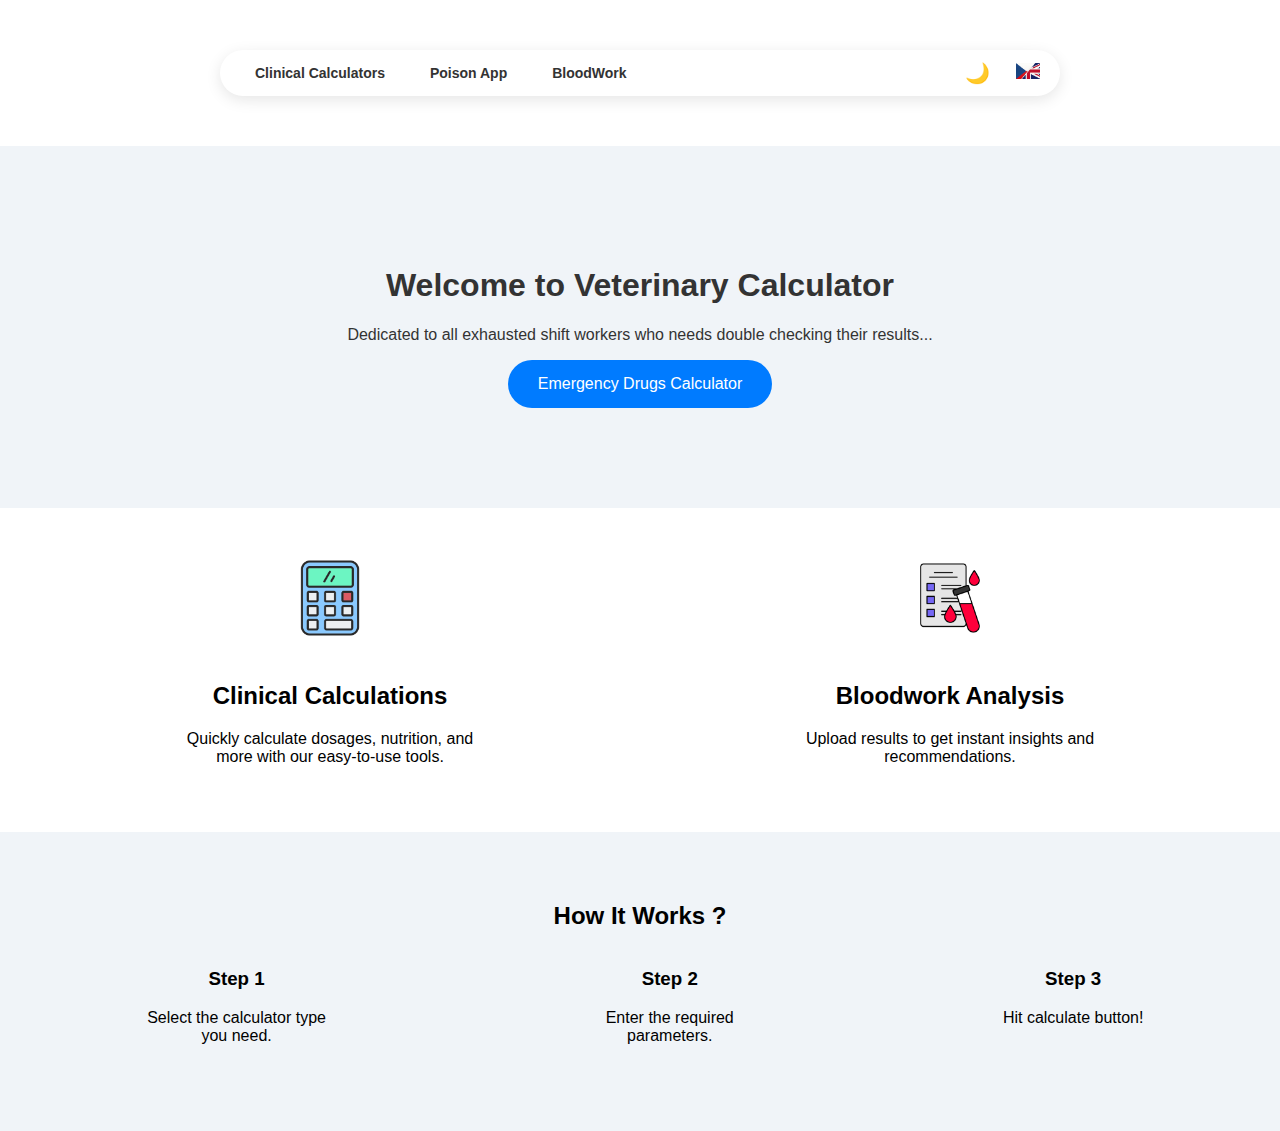
<file: Index.html>
<!DOCTYPE html>
<html lang="cs">
<head>
    <meta charset="UTF-8">
    <meta name="viewport" content="width=device-width, initial-scale=1.0">
    <title>Veterinární Kalkulačka</title>
    <link rel="stylesheet" href="style.css">
</head>
<body>
    <!-- Navigation Bar -->
    <nav class="navbar">
        <!-- Navbar Left Section -->
        <div class="navbar-left">
            <!-- Dropdown for Clinical Calculations -->
            <div class="dropdown">
                <button class="dropbtn" onclick="toggleDropdown('clinicalDropdown')">Clinical Calculators</button>
                <div class="dropdown-content" id="clinicalDropdown">
                    <a href="potassium_correction.html">Potassium Correction</a>
                    <a href="reticulocyte_index.html">Reticulocyte Index</a>
                    <a href="nutrition.html" onclick="nutritionRER()">Nutrition RER</a>
                    <a href="norepinefrine.html" onclick="norepinephrineCRI()">Norepinefrine CRI</a>
                    <a href="GeneralCRI.html" onclick="generalCRI()">General CRI</a>
                    <a href="Hypernatremia.html" onclick="hypernatremiaCorrection()">Hypernatremia Correction</a>
                    <a href="#" onclick="transfusionCalculation()">Transfusion</a>
                    <a href="#" onclick="infusionTherapy()">Fluid Therapy</a>
                    <a href="#" onclick="pillsCalculator()">Pills Counter</a>
                </div>
            </div>

            <!-- Button for Poison Calculator -->
            <button class="navbar-button" onclick="poisonCalculator()">Poison App</button>

            <!-- Button for Bloodwork Analysis -->
            <button class="navbar-button" onclick="bloodworkAnalysis()">BloodWork</button>
        </div>

        <!-- Navbar Right Section -->
        <div class="navbar-right">
            <!-- Dark Mode Toggle (moon symbol) -->
            <button id="dark-mode-toggle" onclick="toggleDarkMode()">🌙</button>

            <!-- Language Switcher -->
            <div class="language-switcher">
                <a href="#" onclick="switchToEnglish()">
                    <img src="flag-icon.png" alt="Switch to English" title="Switch to English">
                </a>
            </div>
        </div>
    </nav>

    <!-- Hero Section -->
<section class="hero">
    <div class="hero-content">
        <h1>Welcome to Veterinary Calculator</h1>
        <p>Dedicated to all exhausted shift workers who needs double checking their results...</p>
        <!-- Update the button's onclick to call the emergencyDrugCalculator function -->
        <button class="cta-button" onclick="emergencyDrugCalculator()">Emergency Drugs Calculator</button>
    </div>
</section>

    <!-- Features Section -->
    <section class="features">
        <div class="feature">
            <img src="calc-icon.png" alt="Calculator Icon">
            <h2>Clinical Calculations</h2>
            <p>Quickly calculate dosages, nutrition, and more with our easy-to-use tools.</p>
        </div>
        <div class="feature">
            <img src="bloodwork-icon.png" alt="Bloodwork Analysis Icon">
            <h2>Bloodwork Analysis</h2>
            <p>Upload results to get instant insights and recommendations.</p>
        </div>
        <!-- Add more features as needed -->
    </section>

    <!-- How It Works Section -->
    <section class="how-it-works">
        <h2>How It Works ?</h2>
        <div class="steps">
            <div class="step">
                <h3>Step 1</h3>
                <p>Select the calculator type you need.</p>
            </div>
            <div class="step">
                <h3>Step 2</h3>
                <p>Enter the required parameters.</p>
            </div>
            <div class="step">
                <h3>Step 3</h3>
                <p>Hit calculate button!</p>
            </div>
            <!-- Add more steps as needed -->
        </div>
    </section>

    <!-- Link to external JavaScript file -->
    <script src="script.js"></script>
</body>
</html>
</file>
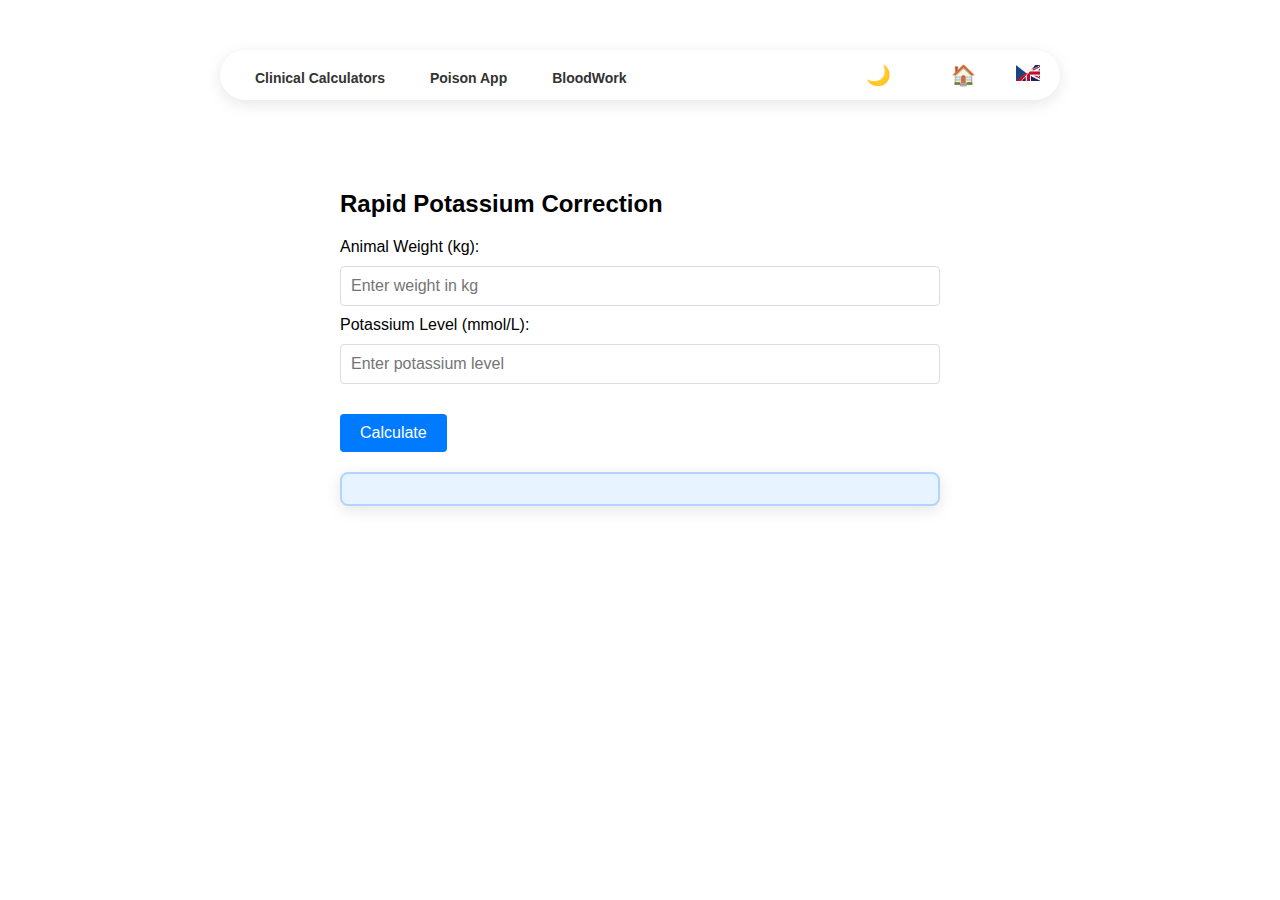
<file: calculator1.html>
<!DOCTYPE html>
<html lang="cs">
<head>
    <meta charset="UTF-8">
    <meta name="viewport" content="width=device-width, initial-scale=1.0">
    <title>Veterinární Kalkulačka</title>
    <link rel="stylesheet" href="calculator1.css">
</head>
<body>
    <!-- Navigation Bar -->
    <nav class="navbar">
        <!-- Navbar Left Section -->
        <div class="navbar-left">
            <!-- Dropdown for Clinical Calculations -->
            <div class="dropdown">
                <button class="dropbtn" onclick="toggleDropdown('clinicalDropdown')">Clinical Calculators</button>
                <div class="dropdown-content" id="clinicalDropdown">
                    <a href="potassium_correction.html">Potassium Correction</a>
                    <a href="reticulocyte_index.html">Reticulocyte Index</a>
                    <a href="nutrition.html" onclick="nutritionRER()">Nutrition RER</a>
                    <a href="norepinefrine.html" onclick="norepinephrineCRI()">Norepinefrine CRI</a>
                    <a href="#" onclick="generalCRI()">General CRI</a>
                    <a href="#" onclick="hypernatremiaCorrection()">Hypernatremia Correction</a>
                    <a href="#" onclick="transfusionCalculation()">Transfusion</a>
                    <a href="#" onclick="infusionTherapy()">Fluid Therapy</a>
                    <a href="#" onclick="pillsCalculator()">Pills Counter</a>
                    <a href="emergency_calculator.html" onclick="emergency_calculator()">Emergency Calculator</a>
                </div>
            </div>

            <!-- Button for Poison Calculator -->
            <button class="navbar-button" onclick="poisonCalculator()">Poison App</button>

            <!-- Button for Bloodwork Analysis -->
            <button class="navbar-button" onclick="bloodworkAnalysis()">BloodWork</button>
        </div>

        <!-- Navbar Right Section -->
        <div class="navbar-right">
            <!-- Dark Mode Toggle (moon symbol) -->
            <button id="dark-mode-toggle" onclick="toggleDarkMode()">🌙</button>

             <!-- Home Button (House Icon) -->
            <button id="home-button" onclick="window.location.href='index.html'" title="Home">
                🏠
            </button>

            <!-- Language Switcher -->
            <div class="language-switcher">
                <a href="#" onclick="switchToEnglish()">
                    <img src="flag-icon.png" alt="Switch to English" title="Switch to English">
                </a>
            </div>
        </div>
    </nav>
    <main id="calculator-container">
        <!-- Potassium Correction Calculator Section -->
        <div id="potassium-correction" class="calculator-section">
            <h2>Rapid Potassium Correction</h2>
            <label for="animal-weight">Animal Weight (kg):</label>
            <input type="number" id="animal-weight" placeholder="Enter weight in kg" min="0" max="100">

            <label for="potassium-level">Potassium Level (mmol/L):</label>
            <input type="number" id="potassium-level" placeholder="Enter potassium level" min="0" max="5">

            <button onclick="calculatePotassiumCorrection()">Calculate</button>
            <div id="potassium-results"></div>
        </div>
    </main>
    <!-- Modal for Alerts -->
    <div id="alert-modal" class="modal">
        <div class="modal-content">
            <span class="close-button" onclick="closeModal('alert-modal')">&times;</span>
            <p id="alert-message"></p>
        </div>
    </div>

    <!-- Modal for Funny Dog Image -->
    <div id="dog-modal" class="modal">
        <div class="modal-content">
            <span class="close-button" onclick="closeModal('dog-modal')">&times;</span>
            <img src="dogknows.jpg" alt="The Dog Knows">
        </div>
    </div>
    
<script src="calculator1.js"></script>
</body>
</html>
</file>
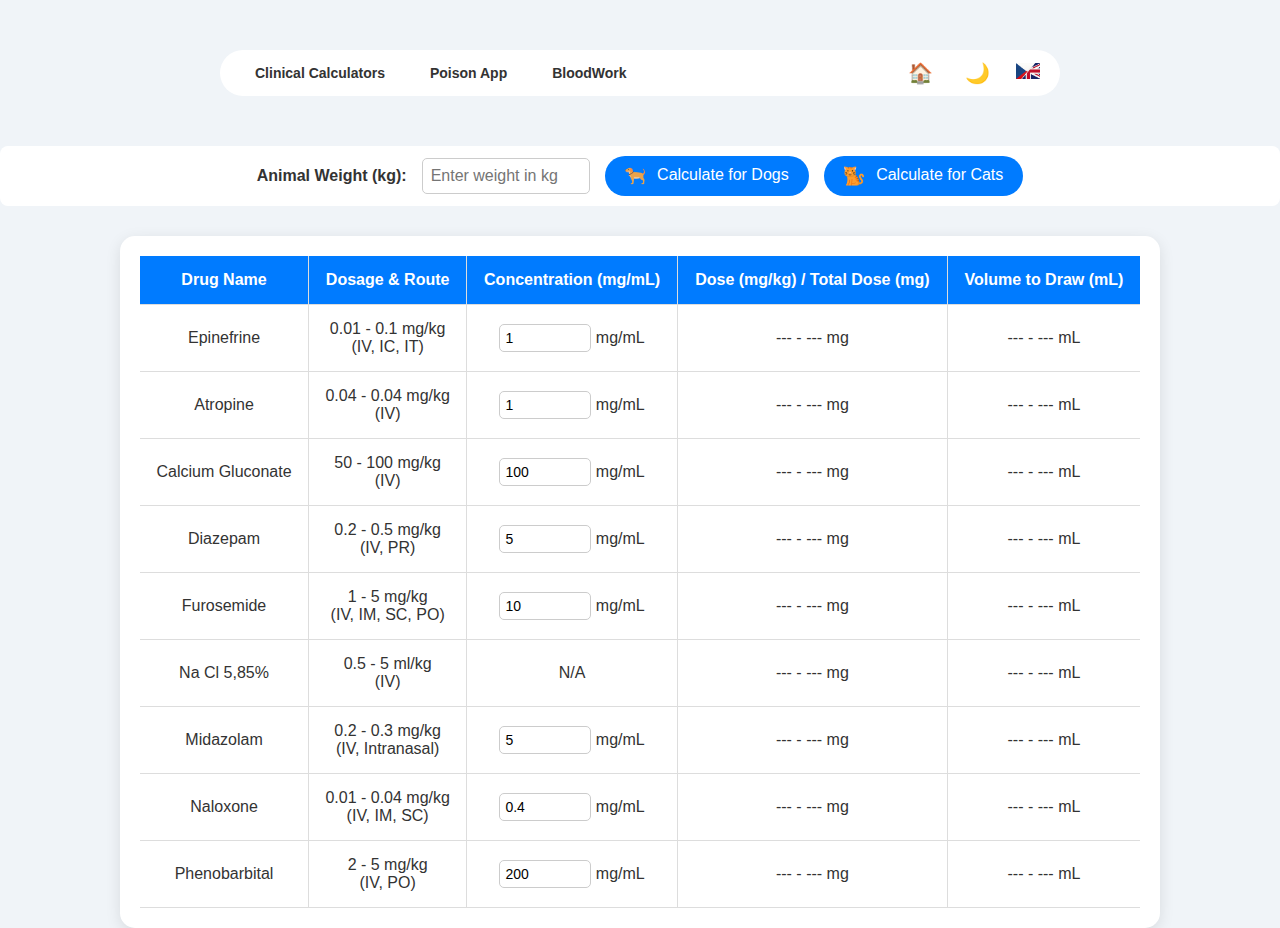
<file: emergency_calculator.html>
<!DOCTYPE html>
<html lang="cs">
<head>
    <meta charset="UTF-8">
    <meta name="viewport" content="width=device-width, initial-scale=1.0">
    <title>Emergency Drug Calculator</title>
    <link rel="stylesheet" href="emergency_calculator.css">
</head>
<body>
    <!-- Navigation Bar -->
    <nav class="navbar">
        <!-- Navbar Left Section -->
        <div class="navbar-left">
            <!-- Dropdown for Clinical Calculations -->
            <div class="dropdown">
                <button class="dropbtn" onclick="toggleDropdown('clinicalDropdown')">Clinical Calculators</button>
                <div class="dropdown-content" id="clinicalDropdown">
                    <a href="potassium_correction.html">Potassium Correction</a>
                    <a href="reticulocyte_index.html">Reticulocyte Index</a>
                    <a href="nutrition.html" onclick="nutritionRER()">Nutrition RER</a>
                    <a href="norepinefrine.html" onclick="norepinephrineCRI()">Norepinefrine CRI</a>
                    <a href="GeneralCRI.html" onclick="generalCRI()">General CRI</a>
                    <a href="Hypernatremia.html" onclick="hypernatremiaCorrection()">Hypernatremia Correction</a>
                    <a href="#" onclick="transfusionCalculation()">Transfusion</a>
                    <a href="#" onclick="infusionTherapy()">Fluid Therapy</a>
                    <a href="#" onclick="pillsCalculator()">Pills Counter</a>
                </div>
            </div>

            <!-- Button for Poison Calculator -->
            <button class="navbar-button" onclick="poisonCalculator()">Poison App</button>

            <!-- Button for Bloodwork Analysis -->
            <button class="navbar-button" onclick="bloodworkAnalysis()">BloodWork</button>
        </div>

        <!-- Navbar Right Section -->
        <div class="navbar-right">
            <!-- Home Button (House Icon) -->
            <button id="home-button" onclick="window.location.href='index.html'" title="Home">
                🏠
            </button>

            <!-- Dark Mode Toggle (moon symbol) -->
            <button id="dark-mode-toggle" onclick="toggleDarkMode()">🌙</button>

            <!-- Language Switcher -->
            <div class="language-switcher">
                <a href="#" onclick="switchToEnglish()">
                    <img src="flag-icon.png" alt="Switch to English" title="Switch to English">
                </a>
            </div>
        </div>
    </nav>

    <!-- Input Section -->
<section class="input-section">
    <label for="animal-weight">Animal Weight (kg):</label>
    <input type="number" id="animal-weight" placeholder="Enter weight in kg">
    <button onclick="calculateDoses('dog')">
        <img src="dog-icon.png" alt="Dog Icon" class="button-icon"> Calculate for Dogs
    </button>
    <button onclick="calculateDoses('cat')">
        <img src="cat-icon.png" alt="Cat Icon" class="button-icon"> Calculate for Cats
    </button>
</section>


    <!-- Drug Calculation Table -->
    <section class="drug-calculation">
        <table id="drug-table">
            <thead>
                <tr>
                    <th>Drug Name</th>
                    <th>Dosage & Route</th>
                    <th>Concentration (mg/mL)</th>
                    <th>Dose (mg/kg) / Total Dose (mg)</th>
                    <th>Volume to Draw (mL)</th>
                </tr>
            </thead>
            <tbody>
                <!-- Rows for each drug will be dynamically inserted here using JavaScript -->
            </tbody>
        </table>
    </section>

    <!-- Link to external JavaScript file -->
    <script src="emergency_calculator.js"></script>
</body>
</html>
</file>
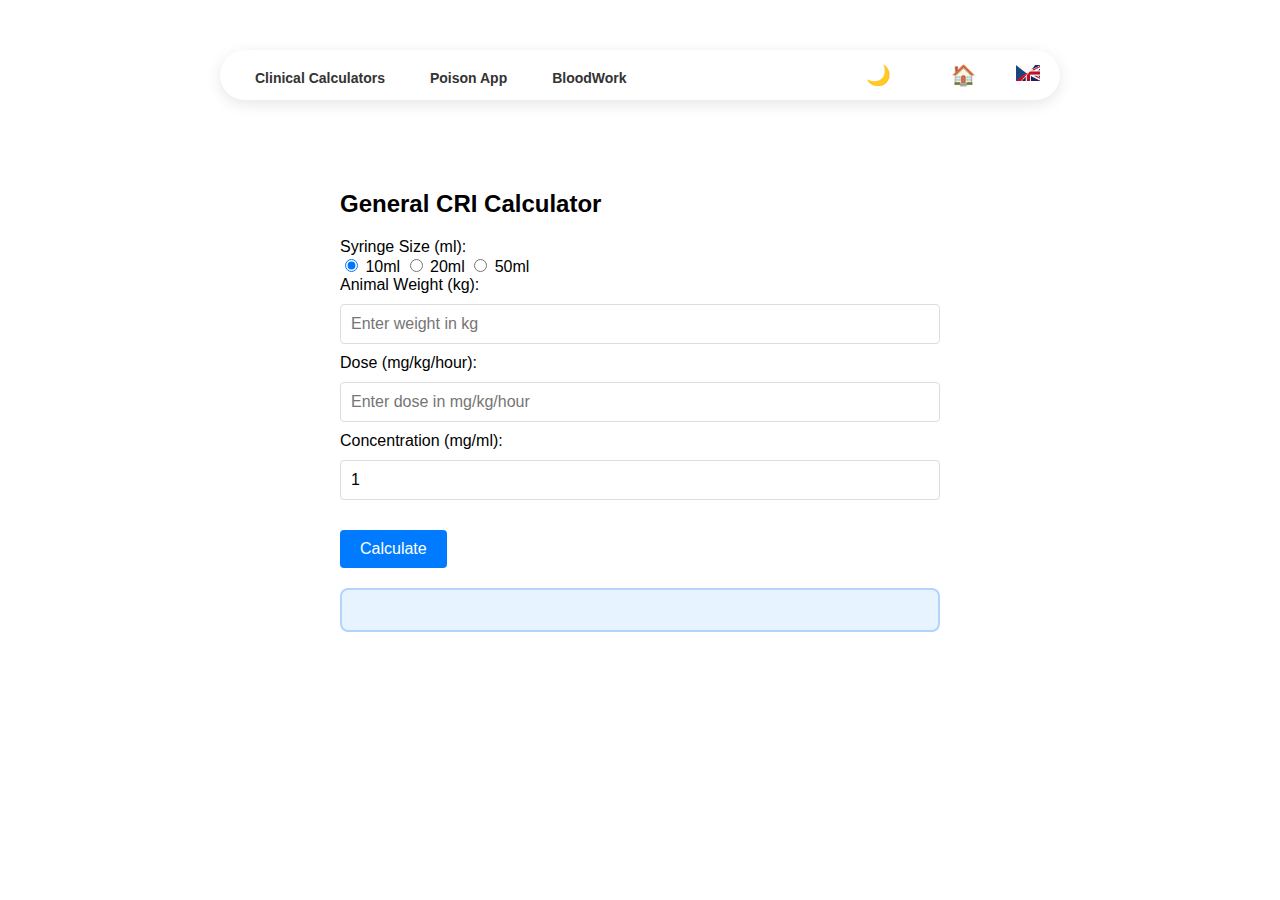
<file: GeneralCRI.html>
<!DOCTYPE html>
<html lang="cs">
<head>
    <meta charset="UTF-8">
    <meta name="viewport" content="width=device-width, initial-scale=1.0">
    <title>Veterinární Kalkulačka</title>
    <link rel="stylesheet" href="calculator1.css">
</head>
<body>
    <!-- Navigation Bar -->
    <nav class="navbar">
        <!-- Navbar Left Section -->
        <div class="navbar-left">
            <!-- Dropdown for Clinical Calculations -->
            <div class="dropdown">
                <button class="dropbtn" onclick="toggleDropdown('clinicalDropdown')">Clinical Calculators</button>
                <div class="dropdown-content" id="clinicalDropdown">
                    <a href="potassium_correction.html">Potassium Correction</a>
                    <a href="reticulocyte_index.html">Reticulocyte Index</a>
                    <a href="nutrition.html" onclick="nutritionRER()">Nutrition RER</a>
                    <a href="norepinefrine.html" onclick="norepinephrineCRI()">Norepinefrine CRI</a>
                    <a href="GeneralCRI.html" onclick="generalCRI()">General CRI</a>
                    <a href="Hypernatremia.html" onclick="hypernatremiaCorrection()">Hypernatremia Correction</a>
                    <a href="#" onclick="transfusionCalculation()">Transfusion</a>
                    <a href="#" onclick="infusionTherapy()">Fluid Therapy</a>
                    <a href="#" onclick="pillsCalculator()">Pills Counter</a>
                    <a href="emergency_calculator.html" onclick="emergency_calculator()">Emergency Calculator</a>
                </div>
            </div>

            <!-- Button for Poison Calculator -->
            <button class="navbar-button" onclick="poisonCalculator()">Poison App</button>

            <!-- Button for Bloodwork Analysis -->
            <button class="navbar-button" onclick="bloodworkAnalysis()">BloodWork</button>
        </div>

        <!-- Navbar Right Section -->
        <div class="navbar-right">
            <!-- Dark Mode Toggle (moon symbol) -->
            <button id="dark-mode-toggle" onclick="toggleDarkMode()">🌙</button>

             <!-- Home Button (House Icon) -->
            <button id="home-button" onclick="window.location.href='index.html'" title="Home">
                🏠
            </button>

            <!-- Language Switcher -->
            <div class="language-switcher">
                <a href="#" onclick="switchToEnglish()">
                    <img src="flag-icon.png" alt="Switch to English" title="Switch to English">
                </a>
            </div>
        </div>
    </nav>
    <!-- Main Content -->
    <main id="general-cri-container" class="calculator-section">
        <h2>General CRI Calculator</h2>

        <!-- Syringe Size Selection -->
        <div class="input-group">
            <label for="syringe-10ml-genCRI">Syringe Size (ml):</label>
            <div>
                <input type="radio" id="syringe-10ml-genCRI" name="syringe-size-genCRI" value="10" checked>
                <label for="syringe-10ml-genCRI">10ml</label>
                <input type="radio" id="syringe-20ml-genCRI" name="syringe-size-genCRI" value="20">
                <label for="syringe-20ml-genCRI">20ml</label>
                <input type="radio" id="syringe-50ml-genCRI" name="syringe-size-genCRI" value="50">
                <label for="syringe-50ml-genCRI">50ml</label>
            </div>
        </div>
        <!-- Animal Weight Input (Unique ID) -->
        <div class="input-group">
            <label for="animal-weight-genCRI">Animal Weight (kg):</label>
            <input type="number" id="animal-weight-genCRI" placeholder="Enter weight in kg">
        </div>

        <!-- Dose and Concentration Input -->
        <div class="input-group">
            <label for="dose-mg-kg-hour-genCRI">Dose (mg/kg/hour):</label>
            <input type="number" id="dose-mg-kg-hour-genCRI" placeholder="Enter dose in mg/kg/hour">
        </div>

        <div class="input-group">
            <label for="concentration-mg-ml-genCRI">Concentration (mg/ml):</label>
            <input type="number" id="concentration-mg-ml-genCRI" value="1" placeholder="Enter concentration in mg/ml">
        </div>

        <!-- Calculate Button -->
        <button id="calculate-general-cri-btn-genCRI">Calculate</button>

        <!-- Updated Results Display -->
        <div id="general-cri-results-genCRI" class="resultsGenCRI"></div>
    </main>

    <script src="calculator1.js"></script>
</body>
</html>
</file>
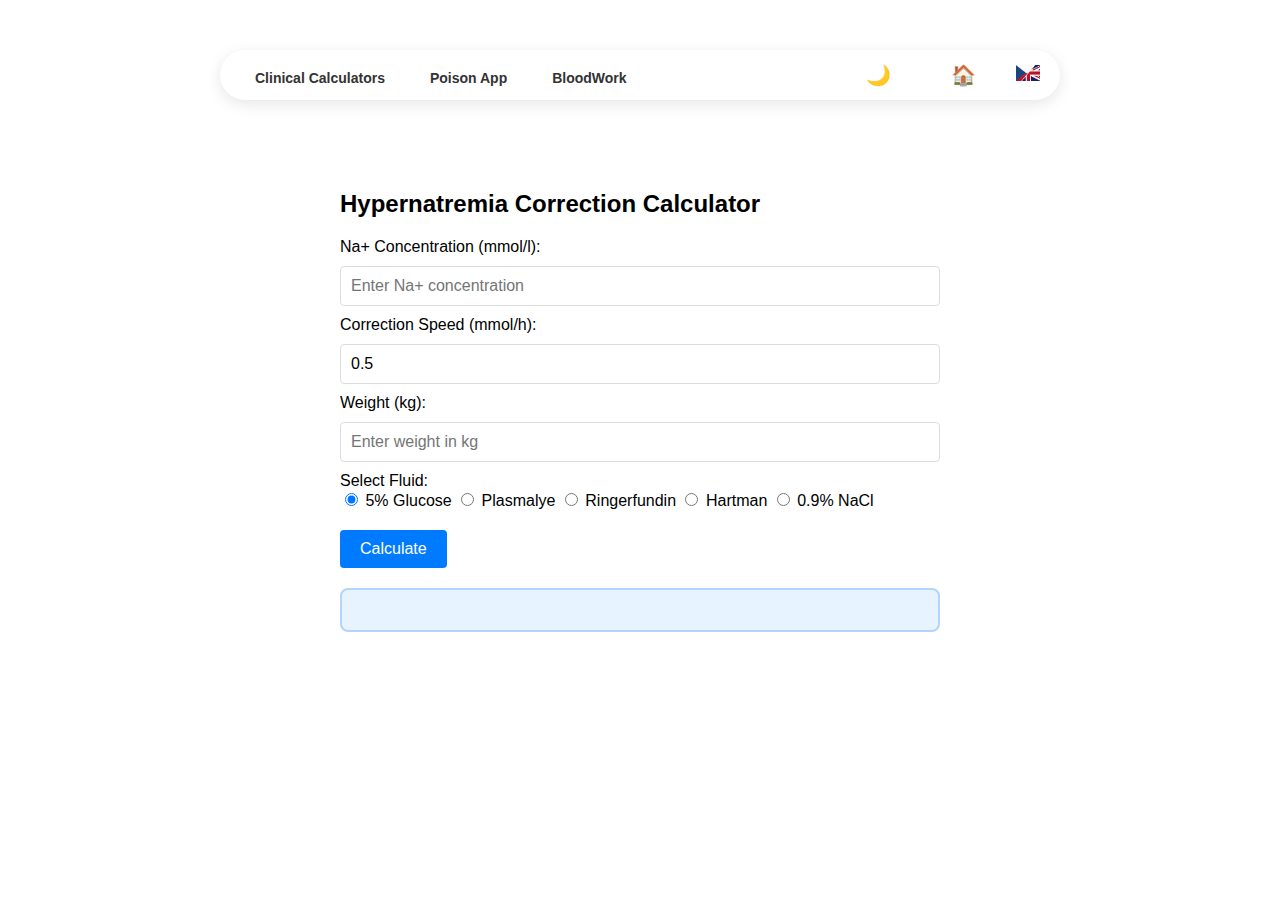
<file: hypernatremia.html>
<!DOCTYPE html>
<html lang="cs">
<head>
    <meta charset="UTF-8">
    <meta name="viewport" content="width=device-width, initial-scale=1.0">
    <title>Veterinární Kalkulačka</title>
    <link rel="stylesheet" href="calculator1.css">
</head>
<body>
    <!-- Navigation Bar -->
    <nav class="navbar">
        <!-- Navbar Left Section -->
        <div class="navbar-left">
            <!-- Dropdown for Clinical Calculations -->
            <div class="dropdown">
                <button class="dropbtn" onclick="toggleDropdown('clinicalDropdown')">Clinical Calculators</button>
                <div class="dropdown-content" id="clinicalDropdown">
                    <a href="potassium_correction.html">Potassium Correction</a>
                    <a href="reticulocyte_index.html">Reticulocyte Index</a>
                    <a href="nutrition.html" onclick="nutritionRER()">Nutrition RER</a>
                    <a href="norepinefrine.html" onclick="norepinephrineCRI()">Norepinefrine CRI</a>
                    <a href="GeneralCRI.html" onclick="generalCRI()">General CRI</a>
                    <a href="Hypernatremia.html" onclick="hypernatremiaCorrection()">Hypernatremia Correction</a>
                    <a href="#" onclick="transfusionCalculation()">Transfusion</a>
                    <a href="#" onclick="infusionTherapy()">Fluid Therapy</a>
                    <a href="#" onclick="pillsCalculator()">Pills Counter</a>
                    <a href="emergency_calculator.html" onclick="emergency_calculator()">Emergency Calculator</a>
                </div>
            </div>

            <!-- Button for Poison Calculator -->
            <button class="navbar-button" onclick="poisonCalculator()">Poison App</button>

            <!-- Button for Bloodwork Analysis -->
            <button class="navbar-button" onclick="bloodworkAnalysis()">BloodWork</button>
        </div>

        <!-- Navbar Right Section -->
        <div class="navbar-right">
            <!-- Dark Mode Toggle (moon symbol) -->
            <button id="dark-mode-toggle" onclick="toggleDarkMode()">🌙</button>

             <!-- Home Button (House Icon) -->
            <button id="home-button" onclick="window.location.href='index.html'" title="Home">
                🏠
            </button>

            <!-- Language Switcher -->
            <div class="language-switcher">
                <a href="#" onclick="switchToEnglish()">
                    <img src="flag-icon.png" alt="Switch to English" title="Switch to English">
                </a>
            </div>
        </div>
    </nav>
    <!-- Main Content -->
    <main id="hypernatremia-container" class="calculator-section">
        <h2>Hypernatremia Correction Calculator</h2>

        <!-- Sodium Concentration Input -->
        <div class="input-group">
            <label for="na-concentration-hyper">Na+ Concentration (mmol/l):</label>
            <input type="number" id="na-concentration-hyper" placeholder="Enter Na+ concentration">
        </div>

        <!-- Speed Input -->
        <div class="input-group">
            <label for="speed-hyper">Correction Speed (mmol/h):</label>
            <input type="number" id="speed-hyper" value="0.5" placeholder="Enter speed">
        </div>

        <!-- Weight Input -->
        <div class="input-group">
            <label for="weight-hyper">Weight (kg):</label>
            <input type="number" id="weight-hyper" placeholder="Enter weight in kg">
        </div>

        <!-- Fluid Selection -->
        <div class="input-group">
            <span>Select Fluid:</span>
            <div>
                <label>
                    <input type="radio" id="fluid-glucose-hyper" name="fluid-selection-hyper" value="0" checked>
                    5% Glucose
                </label>
                <label>
                    <input type="radio" id="fluid-plasmalye-hyper" name="fluid-selection-hyper" value="140">
                    Plasmalye
                </label>
                <label>
                    <input type="radio" id="fluid-ringerfundin-hyper" name="fluid-selection-hyper" value="145">
                    Ringerfundin
                </label>
                <label>
                    <input type="radio" id="fluid-hartman-hyper" name="fluid-selection-hyper" value="130">
                    Hartman
                </label>
                <label>
                    <input type="radio" id="fluid-saline-hyper" name="fluid-selection-hyper" value="154">
                    0.9% NaCl
                </label>
            </div>
        </div>

        <!-- Calculate Button -->
        <button id="calculate-hyper-btn">Calculate</button>

        <!-- Results Display -->
        <div id="hypernatremia-results" class="resultsHypernatremia"></div>
    </main>

    <script src="calculator1.js"></script>
</body>
</html>
</file>
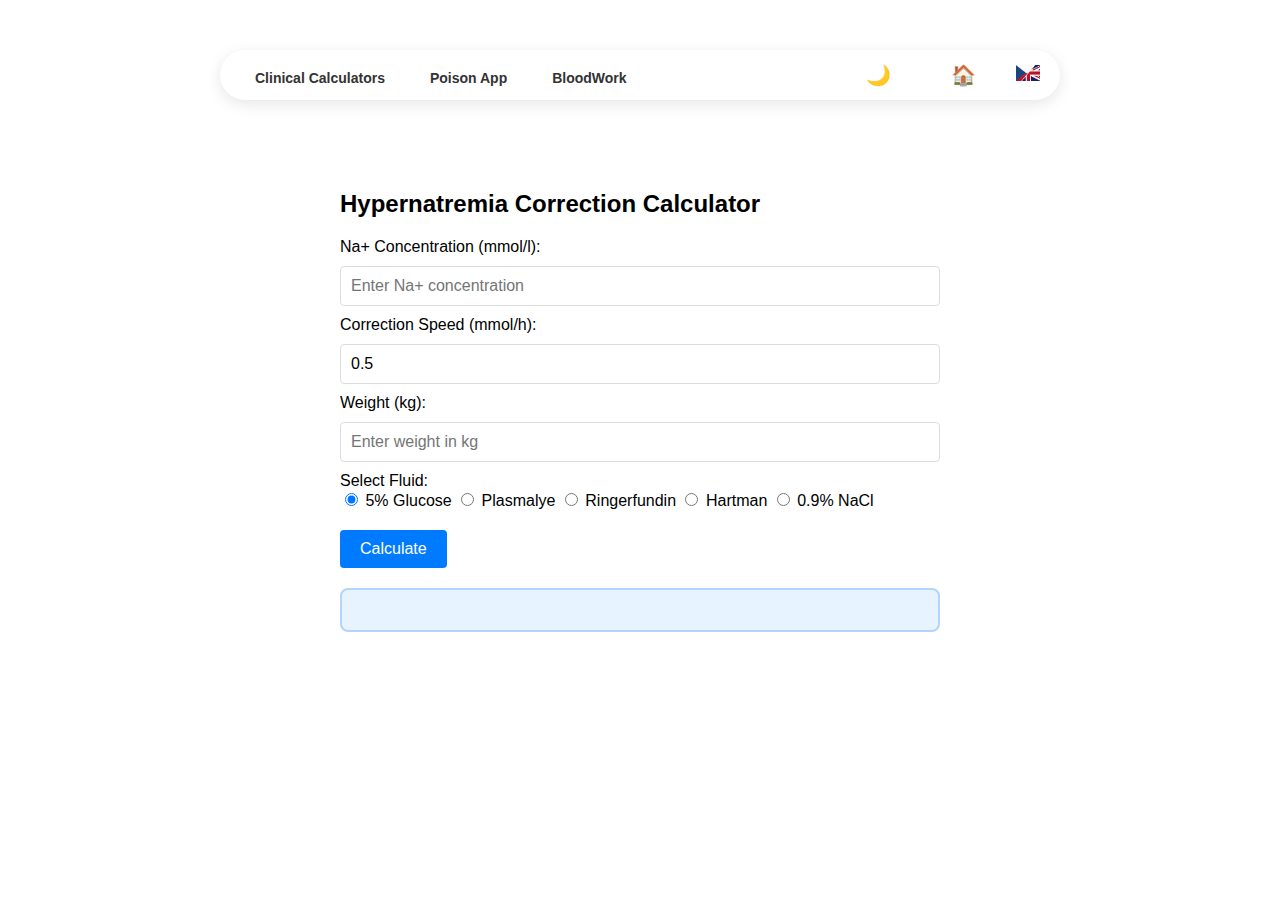
<file: Hypernatremia.html>
<!DOCTYPE html>
<html lang="cs">
<head>
    <meta charset="UTF-8">
    <meta name="viewport" content="width=device-width, initial-scale=1.0">
    <title>Veterinární Kalkulačka</title>
    <link rel="stylesheet" href="calculator1.css">
</head>
<body>
    <!-- Navigation Bar -->
    <nav class="navbar">
        <!-- Navbar Left Section -->
        <div class="navbar-left">
            <!-- Dropdown for Clinical Calculations -->
            <div class="dropdown">
                <button class="dropbtn" onclick="toggleDropdown('clinicalDropdown')">Clinical Calculators</button>
                <div class="dropdown-content" id="clinicalDropdown">
                    <a href="potassium_correction.html">Potassium Correction</a>
                    <a href="reticulocyte_index.html">Reticulocyte Index</a>
                    <a href="nutrition.html" onclick="nutritionRER()">Nutrition RER</a>
                    <a href="norepinefrine.html" onclick="norepinephrineCRI()">Norepinefrine CRI</a>
                    <a href="GeneralCRI.html" onclick="generalCRI()">General CRI</a>
                    <a href="Hypernatremia.html" onclick="hypernatremiaCorrection()">Hypernatremia Correction</a>
                    <a href="#" onclick="transfusionCalculation()">Transfusion</a>
                    <a href="#" onclick="infusionTherapy()">Fluid Therapy</a>
                    <a href="#" onclick="pillsCalculator()">Pills Counter</a>
                    <a href="emergency_calculator.html" onclick="emergency_calculator()">Emergency Calculator</a>
                </div>
            </div>

            <!-- Button for Poison Calculator -->
            <button class="navbar-button" onclick="poisonCalculator()">Poison App</button>

            <!-- Button for Bloodwork Analysis -->
            <button class="navbar-button" onclick="bloodworkAnalysis()">BloodWork</button>
        </div>

        <!-- Navbar Right Section -->
        <div class="navbar-right">
            <!-- Dark Mode Toggle (moon symbol) -->
            <button id="dark-mode-toggle" onclick="toggleDarkMode()">🌙</button>

             <!-- Home Button (House Icon) -->
            <button id="home-button" onclick="window.location.href='index.html'" title="Home">
                🏠
            </button>

            <!-- Language Switcher -->
            <div class="language-switcher">
                <a href="#" onclick="switchToEnglish()">
                    <img src="flag-icon.png" alt="Switch to English" title="Switch to English">
                </a>
            </div>
        </div>
    </nav>
    <!-- Main Content -->
    <main id="hypernatremia-container" class="calculator-section">
        <h2>Hypernatremia Correction Calculator</h2>

        <!-- Sodium Concentration Input -->
        <div class="input-group">
            <label for="na-concentration-hyper">Na+ Concentration (mmol/l):</label>
            <input type="number" id="na-concentration-hyper" placeholder="Enter Na+ concentration">
        </div>

        <!-- Speed Input -->
        <div class="input-group">
            <label for="speed-hyper">Correction Speed (mmol/h):</label>
            <input type="number" id="speed-hyper" value="0.5" placeholder="Enter speed">
        </div>

        <!-- Weight Input -->
        <div class="input-group">
            <label for="weight-hyper">Weight (kg):</label>
            <input type="number" id="weight-hyper" placeholder="Enter weight in kg">
        </div>

        <!-- Fluid Selection -->
        <div class="input-group">
            <span>Select Fluid:</span>
            <div>
                <label>
                    <input type="radio" id="fluid-glucose-hyper" name="fluid-selection-hyper" value="0" checked>
                    5% Glucose
                </label>
                <label>
                    <input type="radio" id="fluid-plasmalye-hyper" name="fluid-selection-hyper" value="140">
                    Plasmalye
                </label>
                <label>
                    <input type="radio" id="fluid-ringerfundin-hyper" name="fluid-selection-hyper" value="145">
                    Ringerfundin
                </label>
                <label>
                    <input type="radio" id="fluid-hartman-hyper" name="fluid-selection-hyper" value="130">
                    Hartman
                </label>
                <label>
                    <input type="radio" id="fluid-saline-hyper" name="fluid-selection-hyper" value="154">
                    0.9% NaCl
                </label>
            </div>
        </div>

        <!-- Calculate Button -->
        <button id="calculate-hyper-btn">Calculate</button>

        <!-- Results Display -->
        <div id="hypernatremia-results" class="resultsHypernatremia"></div>
    </main>

    <script src="calculator1.js"></script>
</body>
</html>
</file>
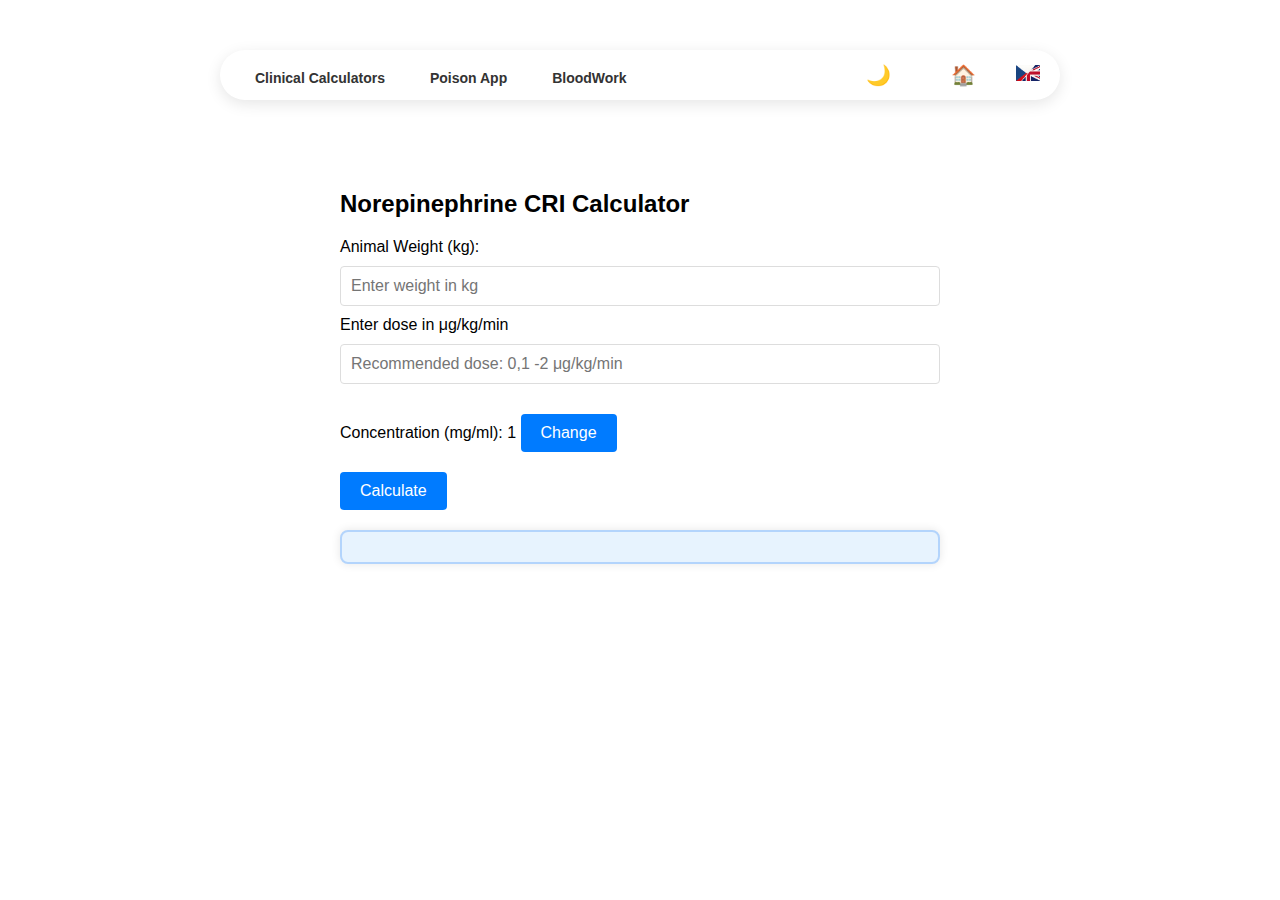
<file: Norepinefrine.html>
<!DOCTYPE html>
<html lang="cs">
<head>
    <meta charset="UTF-8">
    <meta name="viewport" content="width=device-width, initial-scale=1.0">
    <title>Norepinephrine CRI</title>
    <link rel="stylesheet" href="calculator1.css">
</head>
<body>
    <!-- Navigation Bar -->
    <nav class="navbar">
        <!-- Navbar Left Section -->
        <div class="navbar-left">
            <!-- Dropdown for Clinical Calculations -->
            <div class="dropdown">
                <button class="dropbtn" onclick="toggleDropdown('clinicalDropdown')">Clinical Calculators</button>
                <div class="dropdown-content" id="clinicalDropdown">
                    <a href="potassium_correction.html">Potassium Correction</a>
                    <a href="reticulocyte_index.html">Reticulocyte Index</a>
                    <a href="nutrition.html" onclick="nutritionRER()">Nutrition RER</a>
                    <a href="norepinefrine.html" onclick="norepinephrineCRI()">Norepinefrine CRI</a>
                    <a href="GeneralCRI.html" onclick="generalCRI()">General CRI</a>
                    <a href="Hypernatremia.html" onclick="hypernatremiaCorrection()">Hypernatremia Correction</a>
                    <a href="#" onclick="transfusionCalculation()">Transfusion</a>
                    <a href="#" onclick="infusionTherapy()">Fluid Therapy</a>
                    <a href="#" onclick="pillsCalculator()">Pills Counter</a>
                    <a href="emergency_calculator.html" onclick="emergency_calculator()">Emergency Calculator</a>
                </div>
            </div>

            <!-- Button for Poison Calculator -->
            <button class="navbar-button" onclick="poisonCalculator()">Poison App</button>

            <!-- Button for Bloodwork Analysis -->
            <button class="navbar-button" onclick="bloodworkAnalysis()">BloodWork</button>
        </div>

        <!-- Navbar Right Section -->
        <div class="navbar-right">
            <!-- Dark Mode Toggle (moon symbol) -->
            <button id="dark-mode-toggle" onclick="toggleDarkMode()">🌙</button>

             <!-- Home Button (House Icon) -->
            <button id="home-button" onclick="window.location.href='index.html'" title="Home">
                🏠
            </button>

            <!-- Language Switcher -->
            <div class="language-switcher">
                <a href="#" onclick="switchToEnglish()">
                    <img src="flag-icon.png" alt="Switch to English" title="Switch to English">
                </a>
            </div>
        </div>
    </nav>

    <main>
        <section class="calculator-section">
            <h2>Norepinephrine CRI Calculator</h2>
              
            <div class="input-group">
                <label for="animal-weight">Animal Weight (kg):</label>
                <input type="number" id="animal-weight" step="0.1" min="0" placeholder="Enter weight in kg">
            </div>

            <div class="input-group">
                <label for="dose">Enter dose in μg/kg/min</label>
                <input type="number" id="dose" step="0.1" min="0.1" max="2" placeholder="Recommended dose: 0,1 -2 μg/kg/min">
            </div>

            <div class="input-group">
                <label id="concentration-label">Concentration (mg/ml): 1</label>
                <button id="change-concentration-btn">Change</button>
            </div>

            <button id="calculate-btn">Calculate</button>

            <div id="result-norepinephrine" class="result-norepinephrine">
                <!-- Calculation results will be displayed here -->
            </div>
        </section>
    </main>
<script src="calculator1.js"></script>
</body>
</html>
</file>
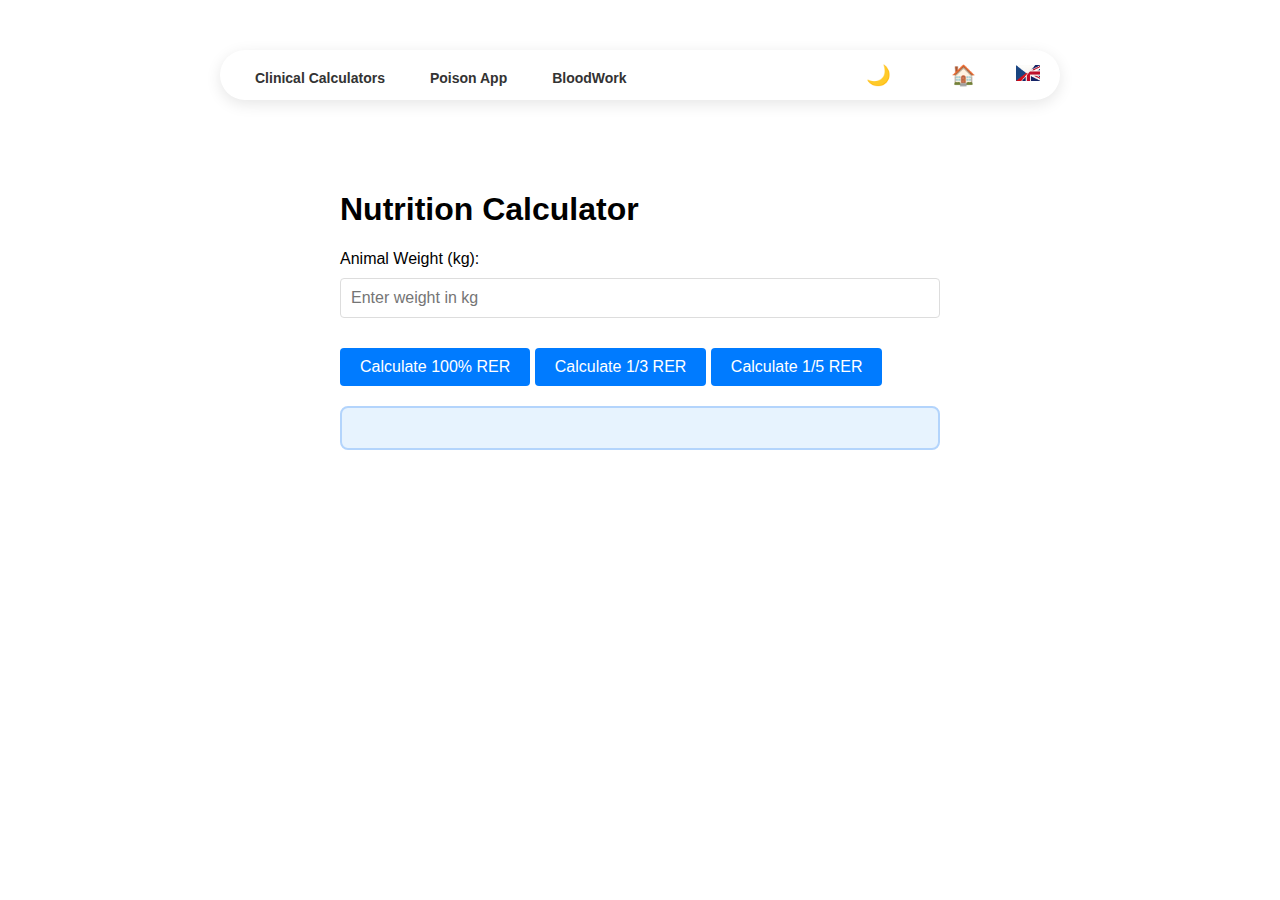
<file: nutrition.html>
<!DOCTYPE html>
<html lang="cs">
<head>
    <meta charset="UTF-8">
    <meta name="viewport" content="width=device-width, initial-scale=1.0">
    <title>Nutrition Calculator</title>
    <link rel="stylesheet" href="calculator1.css">
</head>
<body>
    <!-- Navigation Bar -->
    <nav class="navbar">
        <!-- Navbar Left Section -->
        <div class="navbar-left">
            <!-- Dropdown for Clinical Calculations -->
            <div class="dropdown">
                <button class="dropbtn" onclick="toggleDropdown('clinicalDropdown')">Clinical Calculators</button>
                <div class="dropdown-content" id="clinicalDropdown">
                    <a href="potassium_correction.html">Potassium Correction</a>
                    <a href="reticulocyte_index.html">Reticulocyte Index</a>
                    <a href="nutrition.html" onclick="nutritionRER()">Nutrition RER</a>
                    <a href="norepinefrine.html" onclick="norepinephrineCRI()">Norepinefrine CRI</a>
                    <a href="GeneralCRI.html" onclick="generalCRI()">General CRI</a>
                    <a href="Hypernatremia.html" onclick="hypernatremiaCorrection()">Hypernatremia Correction</a>
                    <a href="#" onclick="transfusionCalculation()">Transfusion</a>
                    <a href="#" onclick="infusionTherapy()">Fluid Therapy</a>
                    <a href="#" onclick="pillsCalculator()">Pills Counter</a>
                    <a href="emergency_calculator.html" onclick="emergency_calculator()">Emergency Calculator</a>
                </div>
            </div>
            <!-- Button for Poison Calculator -->
            <button class="navbar-button" onclick="poisonCalculator()">Poison App</button>
            <!-- Button for Bloodwork Analysis -->
            <button class="navbar-button" onclick="bloodworkAnalysis()">BloodWork</button>
        </div>

        <!-- Navbar Right Section -->
        <div class="navbar-right">
            <!-- Dark Mode Toggle (moon symbol) -->
            <button id="dark-mode-toggle" onclick="toggleDarkMode()">🌙</button>
            <!-- Home Button (House Icon) -->
            <button id="home-button" onclick="window.location.href='index.html'" title="Home">🏠</button>
            <!-- Language Switcher -->
            <div class="language-switcher">
                <a href="#" onclick="switchToEnglish()">
                    <img src="flag-icon.png" alt="Switch to English" title="Switch to English">
                </a>
            </div>
        </div>
    </nav>

  <!-- Main Content -->
    <main>
        <h1>Nutrition Calculator</h1>
        <div class="calculator-container">
            <!-- Input field for Nutrition Calculator -->
            <div class="input-section">
                <label for="animal-weight">Animal Weight (kg):</label>
                <input type="number" id="animal-weight" placeholder="Enter weight in kg">
            </div>

            <!-- Calculate Buttons -->
            <button onclick="calculateRER('100')">Calculate 100% RER</button>
            <button onclick="calculateRER('33')">Calculate 1/3 RER</button>
            <button onclick="calculateRER('20')">Calculate 1/5 RER</button>

            <!-- Results Section -->
            <div id="nutrition-results" class="nutrition-results-container">
                <!-- Results will be displayed here -->
            </div>
        </div>
    </main>
  
    <script src="calculator1.js"></script>
</body>
</html>
</file>
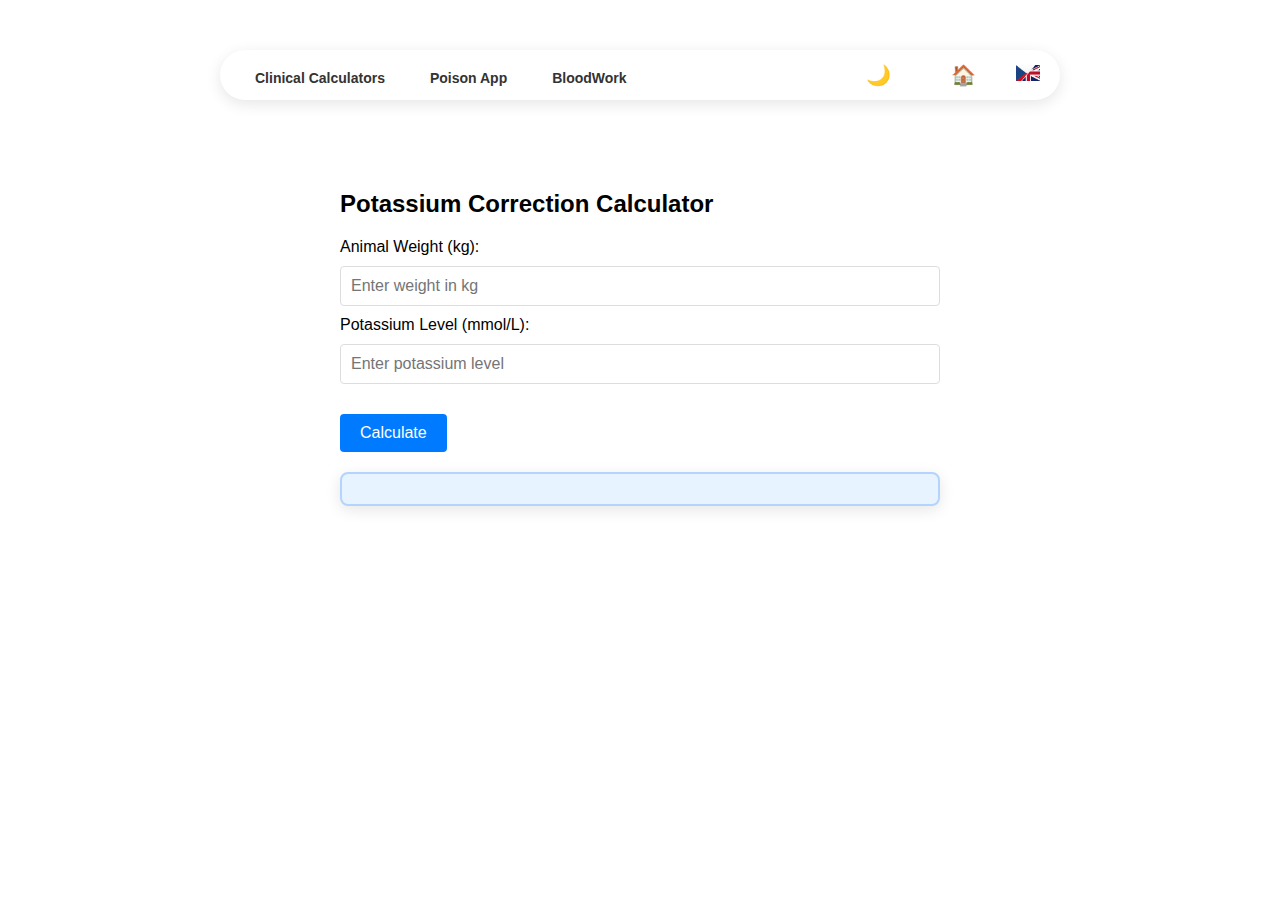
<file: potassium_correction.html>
<!DOCTYPE html>
<html lang="cs">
<head>
    <meta charset="UTF-8">
    <meta name="viewport" content="width=device-width, initial-scale=1.0">
    <title>Potassium Correction Calculator</title>
    <link rel="stylesheet" href="calculator1.css">
</head>
<body>
    <!-- Navigation Bar -->
    <nav class="navbar">
        <!-- Navbar Left Section -->
        <div class="navbar-left">
            <!-- Dropdown for Clinical Calculations -->
            <div class="dropdown">
                <button class="dropbtn" onclick="toggleDropdown('clinicalDropdown')">Clinical Calculators</button>
                <div class="dropdown-content" id="clinicalDropdown">
                    <a href="potassium_correction.html">Potassium Correction</a>
                    <a href="reticulocyte_index.html">Reticulocyte Index</a>
                    <a href="nutrition.html" onclick="nutritionRER()">Nutrition RER</a>
                    <a href="norepinefrine.html" onclick="norepinephrineCRI()">Norepinefrine CRI</a>
                    <a href="GeneralCRI.html" onclick="generalCRI()">General CRI</a>
                    <a href="Hypernatremia.html" onclick="hypernatremiaCorrection()">Hypernatremia Correction</a>
                    <a href="#" onclick="transfusionCalculation()">Transfusion</a>
                    <a href="#" onclick="infusionTherapy()">Fluid Therapy</a>
                    <a href="#" onclick="pillsCalculator()">Pills Counter</a>
                    <a href="emergency_calculator.html" onclick="emergency_calculator()">Emergency Calculator</a>
                </div>
            </div>
            <!-- Button for Poison Calculator -->
            <button class="navbar-button" onclick="poisonCalculator()">Poison App</button>
            <!-- Button for Bloodwork Analysis -->
            <button class="navbar-button" onclick="bloodworkAnalysis()">BloodWork</button>
        </div>

        <!-- Navbar Right Section -->
        <div class="navbar-right">
            <!-- Dark Mode Toggle (moon symbol) -->
            <button id="dark-mode-toggle" onclick="toggleDarkMode()">🌙</button>
            <!-- Home Button (House Icon) -->
            <button id="home-button" onclick="window.location.href='index.html'" title="Home">🏠</button>
            <!-- Language Switcher -->
            <div class="language-switcher">
                <a href="#" onclick="switchToEnglish()">
                    <img src="flag-icon.png" alt="Switch to English" title="Switch to English">
                </a>
            </div>
        </div>
    </nav>

    <!-- Potassium Correction Calculator Section -->
    <main id="calculator-container">
        <div id="potassium-correction" class="calculator-section">
            <h2>Potassium Correction Calculator</h2>
            <label for="animal-weight">Animal Weight (kg):</label>
            <input type="number" id="animal-weight" placeholder="Enter weight in kg" min="0" max="100">
            
            <label for="potassium-level">Potassium Level (mmol/L):</label>
            <input type="number" id="potassium-level" placeholder="Enter potassium level" min="0" max="5">

            <button onclick="calculatePotassiumCorrection()">Calculate</button>
            <div id="potassium-results"></div>
        </div>
    </main>

    <!-- Modals for alerts and dog image here... -->
<div id="alert-modal" class="modal">
    <div class="modal-content">
        <span class="close-button" onclick="closeModal('alert-modal')">&times;</span>
        <p id="alert-message"></p>
    </div>
</div>

<!-- Modal for Funny Dog Image -->
<div id="dog-modal" class="modal">
    <div class="modal-content">
        <span class="close-button" onclick="closeModal('dog-modal')">&times;</span>
        <img src="dogknows.jpg" alt="The Dog Knows" style="max-width: 100%; height: auto;">
    </div>
</div>
    <script src="calculator1.js"></script>
</body>
</html>
</file>
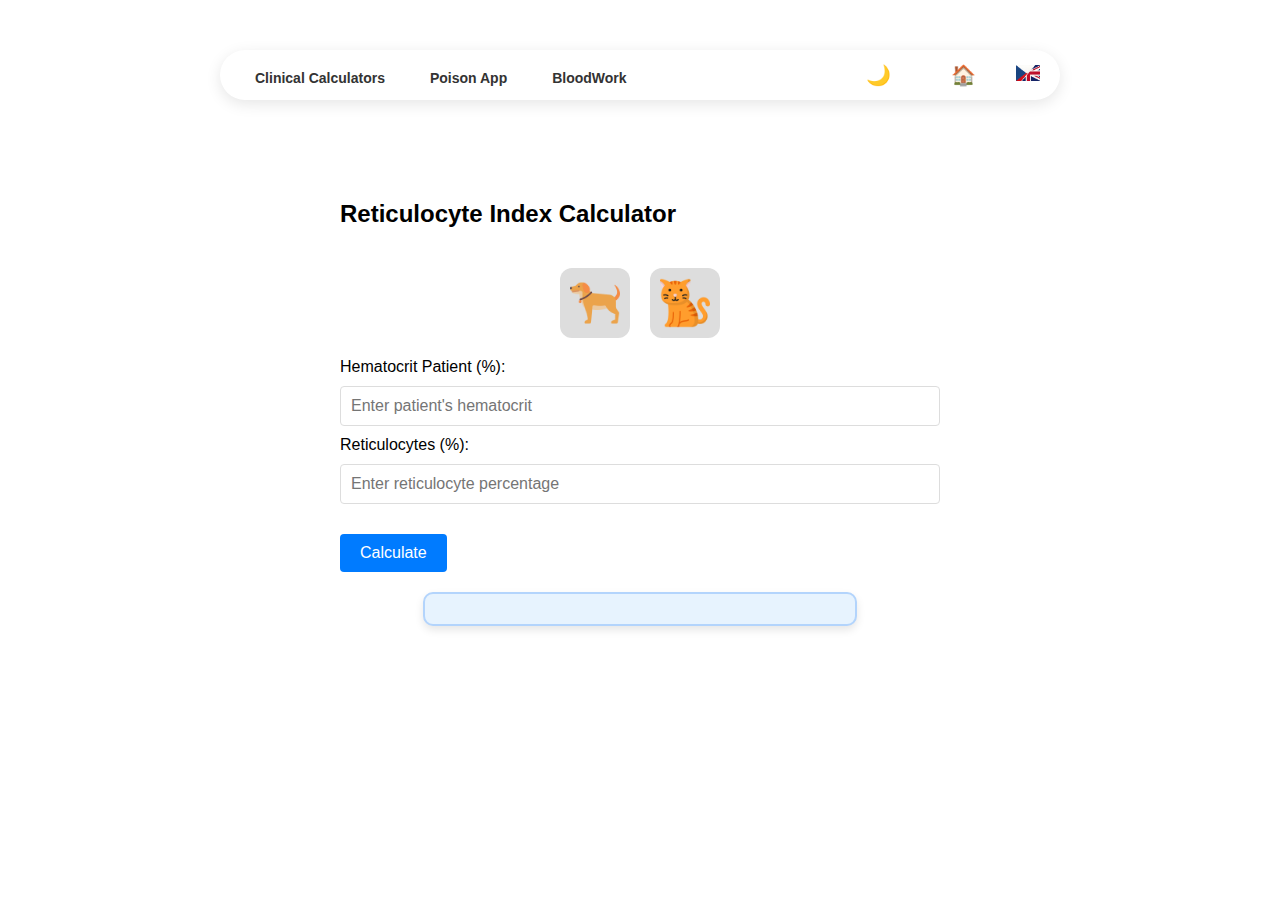
<file: reticulocyte_index.html>
<!DOCTYPE html>
<html lang="cs">
<head>
    <meta charset="UTF-8">
    <meta name="viewport" content="width=device-width, initial-scale=1.0">
    <title>Reticulocyte Calculator</title>
    <link rel="stylesheet" href="calculator1.css">
</head>
<body>
    <!-- Navigation Bar -->
    <nav class="navbar">
        <!-- Navbar Left Section -->
        <div class="navbar-left">
            <!-- Dropdown for Clinical Calculations -->
            <div class="dropdown">
                <button class="dropbtn" onclick="toggleDropdown('clinicalDropdown')">Clinical Calculators</button>
                <div class="dropdown-content" id="clinicalDropdown">
                    <a href="potassium_correction.html">Potassium Correction</a>
                    <a href="reticulocyte_index.html">Reticulocyte Index</a>
                    <a href="nutrition.html" onclick="nutritionRER()">Nutrition RER</a>
                    <a href="norepinefrine.html" onclick="norepinephrineCRI()">Norepinefrine CRI</a>
                    <a href="GeneralCRI.html" onclick="generalCRI()">General CRI</a>
                    <a href="Hypernatremia.html" onclick="hypernatremiaCorrection()">Hypernatremia Correction</a>
                    <a href="#" onclick="transfusionCalculation()">Transfusion</a>
                    <a href="#" onclick="infusionTherapy()">Fluid Therapy</a>
                    <a href="#" onclick="pillsCalculator()">Pills Counter</a>
                    <a href="emergency_calculator.html" onclick="emergency_calculator()">Emergency Calculator</a>
                </div>
            </div>
            <!-- Button for Poison Calculator -->
            <button class="navbar-button" onclick="poisonCalculator()">Poison App</button>
            <!-- Button for Bloodwork Analysis -->
            <button class="navbar-button" onclick="bloodworkAnalysis()">BloodWork</button>
        </div>

        <!-- Navbar Right Section -->
        <div class="navbar-right">
            <!-- Dark Mode Toggle (moon symbol) -->
            <button id="dark-mode-toggle" onclick="toggleDarkMode()">🌙</button>
            <!-- Home Button (House Icon) -->
            <button id="home-button" onclick="window.location.href='index.html'" title="Home">🏠</button>
            <!-- Language Switcher -->
            <div class="language-switcher">
                <a href="#" onclick="switchToEnglish()">
                    <img src="flag-icon.png" alt="Switch to English" title="Switch to English">
                </a>
            </div>
        </div>
    </nav>

     <!-- Reticulocyte Index Calculator Section -->
    <main id="calculator-container">
        <div id="reticulocyte-index" class="calculator-section">
            <h2>Reticulocyte Index Calculator</h2>
            
            <!-- Toggle Buttons for Species Selection -->
           <div class="species-toggle-container">
                <!-- Toggle Button for Dog -->
                <button id="dog-toggle" class="species-toggle" onclick="selectSpecies('dog')">
                    <img src="dog-icon.png" alt="Dog" title="Dog">
                </button>

                <!-- Toggle Button for Cat -->
                <button id="cat-toggle" class="species-toggle" onclick="selectSpecies('cat')">
                    <img src="cat-icon.png" alt="Cat" title="Cat">
                </button></div>

            <!-- Patient's Hematocrit Input Field -->
            <label for="hematocrit-patient">Hematocrit Patient (%):</label>
            <input type="number" id="hematocrit-patient" placeholder="Enter patient's hematocrit" min="0">

            <!-- Reticulocyte Percentage Input Field -->
            <label for="reticulocyte-percent">Reticulocytes (%):</label>
            <input type="number" id="reticulocyte-percent" placeholder="Enter reticulocyte percentage" min="0">

            <!-- Calculate Button -->
            <button onclick="calculateReticulocyteIndex()">Calculate</button>
            <div id="reticulocyte-results" class="result-container"></div>

        </div>
    </main>

    <!-- Modals for alerts and dog image here... -->
<div id="alert-modal" class="modal">
    <div class="modal-content">
        <span class="close-button" onclick="closeModal('alert-modal')">&times;</span>
        <p id="alert-message"></p>
    </div>
</div>

<!-- Modal for Funny Dog Image -->
<div id="dog-modal" class="modal">
    <div class="modal-content">
        <span class="close-button" onclick="closeModal('dog-modal')">&times;</span>
        <img src="dogknows.jpg" alt="The Dog Knows" style="max-width: 100%; height: auto;">
    </div>
</div>
    <script src="calculator1.js"></script>
</body>
</html>
</file>
<file: style.css>
/* General Reset */
body, html {
    margin: 0;
    padding: 0;
    box-sizing: border-box;
    font-family: 'Segoe UI', Tahoma, Geneva, Verdana, sans-serif;
}

/* Navigation Bar */
.navbar {
    background-color: #ffffff;
    display: flex;
    justify-content: space-between;
    align-items: center;
    padding: 10px 20px;
    border-radius: 30px;
    box-shadow: 0 4px 15px rgba(0, 0, 0, 0.1);
    max-width: 800px;
    margin: 50px auto;
    position: relative;
}

.navbar-left, .navbar-right {
    display: flex;
    align-items: center;
}

.dropbtn {
    background-color: transparent;
    color: #333;
    padding: 5px 15px;
    font-size: 14px;
    font-weight: bold;
    border: none;
    cursor: pointer;
    transition: background-color 0.3s ease, box-shadow 0.3s ease;
    margin-right: 15px;
    position: relative;
}

.dropbtn:hover {
    background-color: rgba(0, 0, 0, 0.05);
    box-shadow: none;
}

.dropdown-content {
    display: none;
    position: absolute;
    background-color: #ffffff;
    min-width: 180px;
    box-shadow: 0 4px 15px rgba(0, 0, 0, 0.1);
    z-index: 1;
    left: 0;
    top: 100%;
    padding: 10px 0;
    border-radius: 15px;
}

.dropdown-content a {
    color: #333;
    padding: 10px 20px;
    text-decoration: none;
    display: block;
    transition: background-color 0.3s ease, color 0.3s ease;
}

.dropdown-content a:hover {
    background-color: rgba(0, 0, 0, 0.05);
    color: #000;
}

.navbar-button {
    background-color: transparent;
    color: #333;
    padding: 5px 15px;
    font-size: 14px;
    font-weight: bold;
    border: none;
    cursor: pointer;
    border-radius: 20px;
    transition: background-color 0.3s ease, box-shadow 0.3s ease;
    margin-right: 15px;
}

.navbar-button:hover {
    background-color: rgba(0, 0, 0, 0.05);
    box-shadow: none;
}

#dark-mode-toggle {
    background: none;
    border: none;
    cursor: pointer;
    font-size: 20px;
    margin-right: 20px;
    transition: transform 0.3s ease;
}

#dark-mode-toggle:hover {
    transform: scale(1.2);
}

.language-switcher {
    display: flex;
    align-items: center;
}

.language-switcher img {
    width: 24px;
    height: auto;
    cursor: pointer;
    transition: transform 0.3s ease;
}

.language-switcher img:hover {
    transform: scale(1.2);
}

/* Hero Section */
.hero {
    background-color: #f0f4f8;
    padding: 100px 20px;
    text-align: center;
    color: #333;
}

.hero-content {
    max-width: 800px;
    margin: 0 auto;
}

.cta-button {
    background-color: #007bff;
    color: #fff;
    border: none;
    padding: 15px 30px;
    font-size: 16px;
    border-radius: 25px;
    cursor: pointer;
    transition: background-color 0.3s ease;
}

.cta-button:hover {
    background-color: #0056b3;
}

/* Features Section */
.features {
    display: flex;
    justify-content: space-around;
    padding: 50px 20px;
    background-color: #ffffff;
}

.feature {
    text-align: center;
    max-width: 300px;
}

.feature img {
    width: 80px;
    height: auto;
    margin-bottom: 20px;
}

/* How It Works Section */
.how-it-works {
    padding: 50px 20px;
    background-color: #f0f4f8;
    text-align: center;
}

.steps {
    display: flex;
    justify-content: space-around;
    flex-wrap: wrap;
}

.step {
    max-width: 200px;
    margin-bottom: 20px;
}

/* Dark Mode Styles */
body.dark-mode {
    background-color: #121212;
    color: white;
}

.navbar.dark-mode {
    background-color: #333;
}

/* Dark Mode for Buttons and Text */
body.dark-mode .dropbtn,
body.dark-mode .navbar-button {
    color: white;
}

body.dark-mode .dropdown-content {
    background-color: #444;
}

body.dark-mode .dropdown-content a {
    color: white;
}

body.dark-mode .dropdown-content a:hover {
    background-color: rgba(255, 255, 255, 0.1);
}

/* Dark Mode for Hero Section */
body.dark-mode .hero {
    background-color: #1a1a1a; /* Darker background for hero section */
}

body.dark-mode .hero-content {
    color: white; /* Change hero text color to white */
}

body.dark-mode .features {
    background-color: #3333; /* Darker background for features section */
}

body.dark-mode .feature {
    color: white; /* Change text color in features section */
}

body.dark-mode .how-it-works {
    background-color: #1a1a1a; /* Darker background for how it works section */
}

body.dark-mode .steps {
    color: white; /* Change text color in how it works section */
}

.emergency-calculations {
    margin: 20px;
    padding: 20px;
    border: 1px solid #ccc;
    border-radius: 8px;
    background-color: #f9f9f9;
}

.drug-section {
    margin-bottom: 20px;
}

.drug-section h3 {
    margin-bottom: 5px;
}

.drug-section p {
    margin: 5px 0;
}

.drug-section input {
    margin-right: 10px;
    padding: 5px;
    width: 100px;
}

.drug-section button {
    padding: 5px 10px;
    cursor: pointer;
}
</file>
<file: calculator1.css>
/* General Reset */
body, html {
    margin: 0;
    padding: 0;
    box-sizing: border-box;
    font-family: 'Segoe UI', Tahoma, Geneva, Verdana, sans-serif;
}

/* Navigation Bar */
.navbar {
    background-color: #ffffff;
    display: flex;
    justify-content: space-between;
    align-items: center;
    padding: 10px 20px;
    border-radius: 30px;
    box-shadow: 0 4px 15px rgba(0, 0, 0, 0.1);
    max-width: 800px;
    margin: 50px auto;
    height: 30px;
    position: relative;
}

.navbar-left, .navbar-right {
    display: flex;
    align-items: center;
}

.dropbtn {
    background-color: transparent;
    color: #333;
    padding: 5px 15px 20px;
    font-size: 14px;
    font-weight: bold;
    border: none;
    cursor: pointer;
    transition: background-color 0.3s ease, box-shadow 0.3s ease;
    margin-right: 15px;
    position: relative;
}

.dropbtn:hover {
    background-color: rgba(0, 0, 0, 0.05);
    box-shadow: none;
}

.dropdown-content {
    display: none;
    position: absolute;
    background-color: #ffffff;
    min-width: 180px;
    box-shadow: 0 4px 15px rgba(0, 0, 0, 0.1);
    z-index: 1;
    left: 0;
    top: 100%;
    padding: 10px 0;
    border-radius: 15px;
}

.dropdown-content a {
    color: #333;
    padding: 10px 20px;
    text-decoration: none;
    display: block;
    transition: background-color 0.3s ease, color 0.3s ease;
}

.dropdown-content a:hover {
    background-color: rgba(0, 0, 0, 0.05);
    color: #000;
}

.navbar-button {
    background-color: transparent;
    color: #333;
    padding: 5px 15px 20px;
    font-size: 14px;
    font-weight: bold;
    border: none;
    cursor: pointer;
    border-radius: 20px;
    transition: background-color 0.3s ease, box-shadow 0.3s ease;
    margin-right: 15px;
    display: flex; /* Flex container to allow vertical centering */
    align-items: center; /* Center content vertically */
    justify-content: center; /* Center content horizontally */
    height: 30px; /* Match the navbar height */
    line-height: normal; /* Reset line height */
}

.navbar-button:hover {
    background-color: rgba(0, 0, 0, 0.05);
    box-shadow: none;
}

#dark-mode-toggle {
    background: none;
    border: none;
    cursor: pointer;
    font-size: 20px;
    margin-right: 20px;
    transition: transform 0.3s ease;
}

#dark-mode-toggle:hover {
    transform: scale(1.2);
}

#home-button, #dark-mode-toggle {
    background: none;
    border: none;
    cursor: pointer;
    font-size: 20px;
    margin-right: 20px;
    padding: 10px 20px 30px;
    transition: transform 0.3s ease;
}

#home-button:hover, #dark-mode-toggle:hover {
    transform: scale(1.2);
}

.language-switcher {
    display: flex;
    align-items: center;
}

.language-switcher img {
    width: 24px;
    height: auto;
    cursor: pointer;
    transition: transform 0.3s ease;
}

.language-switcher img:hover {
    transform: scale(1.2);
}

/* Main Content Area */
main {
    padding: 20px;
    max-width: 600px;
    margin: 0 auto; /* Center content */
}

/* Input Field Styles */
input[type="number"] {
    width: calc(100% - 22px); /* Full width minus padding and border */
    padding: 10px;
    margin: 10px 0;
    border: 1px solid #ddd;
    border-radius: 4px;
    font-size: 16px;
    transition: border-color 0.3s ease, box-shadow 0.3s ease;
}

input[type="number"]:focus {
    border-color: #007bff;
    box-shadow: 0 0 8px rgba(0, 123, 255, 0.5);
    outline: none;
}

/* Button Styles */
button {
    background-color: #007bff;
    color: white;
    border: none;
    padding: 10px 20px;
    cursor: pointer;
    font-size: 16px;
    border-radius: 4px;
    transition: background-color 0.3s ease, transform 0.2s ease;
    margin-top: 20px;
}

button:hover {
    background-color: #0056b3;
    transform: translateY(-2px);
}

button:active {
    transform: translateY(0);
}

/* Modal Styles */
.modal {
    display: none; /* Hidden by default */
    position: fixed; /* Stay in place */
    z-index: 1; /* Sit on top */
    left: 0;
    top: 0;
    width: 100%; /* Full width */
    height: 100%; /* Full height */
    overflow: auto; /* Enable scroll if needed */
    background-color: rgb(0, 0, 0); /* Fallback color */
    background-color: rgba(0, 0, 0, 0.4); /* Black w/ opacity */
}

/* Modal Content */
.modal-content {
    background-color: #fefefe;
    margin: 15% auto; /* 15% from the top and centered */
    padding: 20px;
    border: 1px solid #888;
    width: 80%; /* Could be more or less, depending on screen size */
    max-width: 500px; /* Ensure it doesn't get too wide */
    text-align: center;
    position: relative; /* Position relative for centered close button */
}

/* Close Button */
.close-button {
    color: #aaa;
    float: right;
    font-size: 28px;
    font-weight: bold;
    position: absolute; /* Position absolute for precise control */
    right: 10px;
    top: 5px;
}

.close-button:hover,
.close-button:focus {
    color: black;
    text-decoration: none;
    cursor: pointer;
}

.modal-content img {
    max-width: 100%; /* Make sure the image fits within the modal */
    height: auto; /* Maintain aspect ratio */
}

#potassium-results {
    margin-top: 20px;
    padding: 15px;
    background-color: #e7f3fe; /* Light blue background for clarity */
    border: 2px solid #b3d4fc; /* Slightly darker border to make it stand out */
    border-radius: 8px; /* Rounded corners */
    font-size: 20px; /* Slightly larger font size for emphasis */
    font-weight: bold; /* Make the text bold */
    color: #0056b3; /* Dark blue text color for visibility */
    text-align: center; /* Center-align text */
    line-height: 1.8; /* Increase line height for readability */
    transition: background-color 0.3s ease, color 0.3s ease;
    box-shadow: 0px 4px 15px rgba(0, 0, 0, 0.1); /* Subtle shadow for depth */
}
/* Style for a serious alert box */
.serious-alert {
    position: fixed;
    top: 50%;
    left: 50%;
    transform: translate(-50%, -50%);
    background-color: #ff4d4d; /* Red background for warning */
    color: white;
    padding: 20px;
    border-radius: 8px;
    box-shadow: 0 4px 8px rgba(0, 0, 0, 0.2);
    font-weight: bold;
    text-align: center;
    z-index: 1000;
}

#reticulocyte-index {
    margin-top: 30px;
}

/* Centering the Calculate Button */
.calculate-button-container {
    display: flex;
    justify-content: center; /* Center the button horizontally */
    margin-top: 20px; /* Space above the button */
}

/* Style for the Calculate Button */
button.calculate-button {
    padding: 10px 20px; /* Padding for a larger button */
    font-size: 16px; /* Slightly larger font */
    background-color: #007bff; /* Blue background color */
    color: white; /* White text color */
    border: none; /* Remove default border */
    border-radius: 5px; /* Rounded corners */
    cursor: pointer; /* Pointer cursor on hover */
    transition: background-color 0.3s; /* Smooth transition effect */
}

button.calculate-button:hover {
    background-color: #0056b3; /* Darker blue on hover */
}

/* Style for Results Section */
#reticulocyte-results {
    margin-top: 20px; /* Space above the results */
    padding: 15px;
    background-color: #e7f3fe; /* Light blue background for clarity */
    border: 2px solid #b3d4fc; /* Slightly darker border to make it stand out */
    border-radius: 10px; /* Rounded corners */
    font-size: 16px;
}

.result-container {
    text-align: center; /* Center align text */
    background-color: #e7f3fe; /* Light blue background for clarity */
    border: 2px solid #b3d4fc; /* Slightly darker border to make it stand out */
    padding: 15px; /* Padding around text */
    margin: 20px auto; /* Center the container with automatic margins */
    border-radius: 8px; /* Rounded corners */
    max-width: 400px; /* Set maximum width for better readability */
    box-shadow: 0 4px 8px rgba(0, 0, 0, 0.1); /* Subtle shadow for depth */
}

.resultsGenCRI {
    font-size: 20px; /* Slightly larger font */
    font-weight: bold; /* Bold text */
    color: #333; /* Dark text color for light mode */
    padding: 20px;
    border-radius: 8px;
    background-color: #e7f3fe; /* Light blue background for clarity */
    border: 2px solid #b3d4fc; /* Slightly darker border to make it stand out */
    margin-top: 20px;
    text-align: center;

}

/* Styles for Hypernatremia Result Box in Light Mode */
.resultsHypernatremia {
    font-size: 20px; /* Slightly larger font */
    font-weight: bold; /* Bold text */
    color: #333; /* Dark text color for light mode */
    padding: 20px;
    border-radius: 8px;
    background-color: #e7f3fe; /* Light blue background for clarity */
    border: 2px solid #b3d4fc; /* Slightly darker border to make it stand out */
    margin-top: 20px;
    text-align: center;
}

}

/* Style for Result Values */
.result-value {
    color: #007bff; /* Blue color for result values */
    font-weight: bold; /* Bold text to emphasize the result */
    font-size: 1.2em; /* Slightly larger font size */
    display: inline-block; /* Ensure inline display for consistent layout */
    margin-bottom: 10px; /* Space below the result */
}

/* Specific Styles for Non-Regenerative Anemia and Insufficient Regeneration */
#reticulocyte-results .non-regenerative,
#reticulocyte-results .insufficient-regeneration {
    color: red; /* Red text color for emphasis */
    font-weight: bold; /* Bold text for emphasis */
}

/* Specific Styles for Regenerative Anemia and Sufficient Regeneration */
#reticulocyte-results .regenerative,
#reticulocyte-results .sufficient-regeneration {
    color: green; /* Green text color for positive results */
    font-weight: bold; /* Bold text for emphasis */
}

/* Container for the species toggle buttons */
.species-toggle-container {
    display: flex; /* Flexbox to align items horizontally */
    gap: 20px; /* Gap between buttons for spacing */
    justify-content: center; /* Center the buttons in the container */
    margin-bottom: 20px; /* Space below the buttons */
}

/* Species Toggle Buttons */
.species-toggle {
    background-color: #ddd;
    border: 2px solid transparent;
    border-radius: 12px; /* Rounded edges for the square button */
    padding: 10px;
    cursor: pointer;
    transition: background-color 0.3s, border-color 0.3s;
    width: 70px; /* Fixed width to make buttons square */
    height: 70px; /* Fixed height to make buttons square */
    display: flex; /* Flex to center icon */
    align-items: center; /* Center icon vertically */
    justify-content: center; /* Center icon horizontally */
}

.species-toggle img {
    width: 50px; /* Adjusted size for the icon */
    height: 50px;
}

.species-toggle.selected {
    background-color: #007bff; /* Highlight color when selected */
    border-color: #0056b3; /* Border color to indicate selection */
}

.species-toggle.selected img {
    filter: brightness(1.5); /* Brighten the icon when selected */
}

/* Hover effect for buttons */
.species-toggle:hover {
    background-color: #e0e0e0;
}

.alert-box {
    font-family: Arial, sans-serif;
    text-align: center;
}

/* General result box styling */
.nutrition-results-container {
    background-color: #e7f3fe; /* Light blue background for clarity */
    border: 2px solid #b3d4fc; /* Slightly darker border to make it stand out */
    padding: 20px;
    border-radius: 8px;
    margin-top: 20px;
    color: #333; /* Text color for light mode */
}

/* Style for the RER result text */
.nutrition-results-container .rer-result {
    color: #5252ff; /* Blue color for the RER text */
    font-weight: bold; /* Bold text for emphasis */
    text-align: center;
    display: block;
}

/* Styles for Norepinephrine result container */
.result-norepinephrine {
    background-color: #e7f3fe; /* Light blue background for clarity */
    border: 2px solid #b3d4fc; /* Slightly darker border to make it stand out */
    padding: 15px;
    margin-top: 20px;
    border-radius: 8px;
    box-shadow: 0 0 10px rgba(0, 0, 0, 0.1);
    text-align: center ;
}

.result-norepinephrine p {
    margin: 0;
    padding: 5px 0;
    font-weight: bold;
    color: #333;
}

/* Ensure dark mode readability for the nutrition results container */
body.dark-mode .nutrition-results-container {
    background-color: #333333; /* Darker background for dark mode */
    color: #fff; /* White text color for contrast */
    text-align: center;
}

/* Dark mode adjustments */
body.dark-mode .nutrition-results-container {
    background-color: #333; /* Dark mode background */
    color: #fff; /* Text color for dark mode */
}

/* Table-like layout for food conversions */
.nutrition-results-container table {
    width: 100%; /* Full width for table */
    border-collapse: collapse; /* Remove space between table cells */
    margin-top: 10px; /* Space above the table */
}

.nutrition-results-container th, .nutrition-results-container td {
    text-align: left; /* Align text to the left */
    padding: 8px; /* Padding inside cells */
}

.nutrition-results-container th {
    width: 70%; /* Set width for food name column */
}

.nutrition-results-container td {
    width: 30%; /* Set width for grams column */
}

/* Dark mode for table cells */
body.dark-mode .nutrition-results-container th, body.dark-mode .nutrition-results-container td {
    border-bottom: 1px solid #444; /* Border for table rows in dark mode */
}


/* Dark Mode Styles for Inputs and Results */
body.dark-mode input[type="number"] {
    background-color: #333;
    color: white;
    border-color: #555;
}

body.dark-mode button {
    background-color: #333;
    color: white;
}

body.dark-mode button:hover {
    background-color: #555;
}

body.dark-mode #potassium-results {
    background-color: #1a1a1a; /* Darker background for dark mode */
    border-color: #333; /* Border color for dark mode */
    color: #f1c40f; /* Bright yellow text color for contrast */
}
body.dark-mode {
    background-color: #121212;
    color: white;
}

.navbar.dark-mode {
    background-color: #333;
}

/* Dark Mode for Buttons and Text */
body.dark-mode .dropbtn,
body.dark-mode .navbar-button {
    color: white;
    background-color: transparent;
    border: none;
    box-shadow: none; /* Ensure no shadow in dark mode */
}

body.dark-mode .dropdown-content {
    background-color: #444;
}

body.dark-mode .dropdown-content a {
    color: white;
}

body.dark-mode .dropdown-content a:hover {
    background-color: rgba(255, 255, 255, 0.1);
}
/* Dark Mode Styles for Modal */
body.dark-mode .modal-content {
    background-color: #333;
    color: white;
}
/* Background color for dark mode */
body.dark-mode .result-container {
    background-color: #fdf5e6; /* Yellowish ivory background color in dark mode */
}
body.dark-mode .result-norepinephrine {
    background-color: #333;
    color: white;
}

body.dark-mode .result-norepinephrine p {
    color: white; /* Ensures all text is white in dark mode */
}

/* Dark Mode Styles for Hypernatremia Result Box */
body.dark-mode .resultsHypernatremia {
    background-color: #444; /* Dark background for dark mode */
    color: #fff; /* Light text color for readability in dark mode */
    border: 2px solid #666; /* Slightly lighter border in dark mode */
}

/* Dark Mode Styles for Results Box */
body.dark-mode .resultsGenCRI {
    background-color: #444; /* Dark background for dark mode */
    color: #fff; /* Light text color for readability in dark mode */
    border: 2px solid #666; /* Slightly lighter border in dark mode */
</file>
<file: emergency_calculator.css>
/* General Reset */
body, html {
    margin: 0;
    padding: 0;
    box-sizing: border-box;
    font-family: 'Segoe UI', Tahoma, Geneva, Verdana, sans-serif;
    background-color: #f0f4f8;
    color: #333;
}

/* Navigation Bar */
.navbar {
    background-color: #ffffff;
    display: flex;
    justify-content: space-between;
    align-items: center;
    padding: 10px 20px;
    border-radius: 30px;
    box-shadow: none; /* Remove the shadow */
    max-width: 800px;
    margin: 50px auto;
    position: relative;
}

.navbar-left, .navbar-right {
    display: flex;
    align-items: center;
    box-shadow: none;
}

.dropbtn {
    background-color: transparent;
    color: #333;
    padding: 5px 15px;
    font-size: 14px;
    font-weight: bold;
    border: none;
    cursor: pointer;
    transition: background-color 0.3s ease;
    margin-right: 15px;
    position: relative;
    box-shadow: none; 
}

.dropbtn:hover {
    background-color: rgba(0, 0, 0, 0.05);
    box-shadow: none;
}

.dropdown-content {
    display: none;
    position: absolute;
    background-color: #ffffff;
    min-width: 180px;
    box-shadow: none; /* Remove shadow */
    z-index: 1;
    left: 0;
    top: 100%;
    padding: 10px 0;
    border-radius: 15px;
}

.dropdown-content a {
    color: #333;
    padding: 10px 20px;
    text-decoration: none;
    display: block;
    transition: background-color 0.3s ease, color 0.3s ease;
}

.dropdown-content a:hover {
    background-color: rgba(0, 0, 0, 0.05);
    color: #000;
}

.navbar-button {
    background-color: transparent;
    color: #333;
    padding: 5px 15px;
    font-size: 14px;
    font-weight: bold;
    border: none;
    cursor: pointer;
    transition: background-color 0.3s ease;
    margin-right: 15px;
    position: relative;
    box-shadow: none; 
}

.navbar-button:hover {
    background-color: rgba(0, 0, 0, 0.05);
    box-shadow: none;
}


/* Home Button (House Icon) and Dark Mode Toggle */
#home-button, #dark-mode-toggle {
    background: none;
    border: none;
    cursor: pointer;
    font-size: 20px;
    margin-right: 20px;
    transition: transform 0.3s ease;
}

#home-button:hover, #dark-mode-toggle:hover {
    transform: scale(1.2);
}

/* Language Switcher */
.language-switcher img {
    width: 24px;
    height: auto;
    cursor: pointer;
    transition: transform 0.3s ease;
}

.language-switcher img:hover {
    transform: scale(1.2);
}

/* Input Section */
.input-section {
    display: flex;
    justify-content: center;
    align-items: center;
    margin: 30px 0;
    gap: 15px;
    background-color: #ffffff; /* Light mode background color */
    padding: 10px;
    border-radius: 8px;
}

.input-section label {
    font-size: 16px;
    font-weight: bold;
}

.input-section input {
    padding: 8px;
    font-size: 16px;
    border-radius: 5px;
    border: 1px solid #ccc;
    width: 150px;
    background-color: #ffffff; /* Light mode background */
    color: #333; /* Text color in light mode */
}

.input-section button {
    background-color: #007bff;
    color: #fff;
    border: none;
    padding: 10px 20px;
    font-size: 16px;
    border-radius: 25px;
    cursor: pointer;
    transition: background-color 0.3s ease;
}

.input-section button:hover {
    background-color: #0056b3;
}

/* Drug Calculation Table */
.drug-calculation {
    max-width: 1000px;
    margin: 0 auto;
    padding: 20px;
    background-color: #ffffff; /* Light mode background */
    border-radius: 15px;
    box-shadow: 0 4px 15px rgba(0, 0, 0, 0.1);
}

#drug-table {
    width: 100%;
    border-collapse: collapse;
}

#drug-table td input[type="number"] {
    width: 80px; /* Set a smaller width */
    padding: 5px;
    font-size: 14px;
    border-radius: 5px;
    border: 1px solid #ccc;
}

#drug-table th, #drug-table td {
    padding: 15px;
    text-align: center;
    border-bottom: 1px solid #ddd;
    border-right: 1px solid #ddd; /* Adds border between columns */
}

#drug-table th:last-child, #drug-table td:last-child {
    border-right: none; /* Removes border on the last column */
}

#drug-table th {
    background-color: #007bff;
    color: white;
}

#drug-table tr:hover {
    background-color: #f1f1f1;
}

/* Style for icons inside buttons */
.button-icon {
    width: 20px;
    height: 20px;
    margin-right: 8px; /* Space between icon and text */
    vertical-align: middle;
}


/* Dark Mode Styles */
html.dark-mode, body.dark-mode {
    background-color: #121212; /* Set a consistent dark background */
    color: white; /* Set text color for dark mode */
}

.navbar.dark-mode {
    background-color: #333;
    height: 35px;
}

/* Dark Mode for Buttons and Text */
body.dark-mode .dropbtn,
body.dark-mode .navbar-button {
    color: white;
    background-color: transparent;
    border: none;
    box-shadow: none; /* Ensure no shadow in dark mode */

}
html.dark-mode {
    background-color: #121212
}

body.dark-mode .navbar-button:nth-child(3) {
    margin-left: 15px; /* Add margin to the left of the "Analýza krevního obrazu" button */
}

body.dark-mode .dropdown-content {
    background-color: #444;
}

body.dark-mode .dropdown-content a {
    color: white;
}

body.dark-mode .dropdown-content a:hover {
    background-color: rgba(255, 255, 255, 0.1);
}

/* Dark Mode for Hero Section */
body.dark-mode .hero {
    background-color: #1a1a1a; /* Darker background for hero section */
}

body.dark-mode .hero-content {
    color: white; /* Change hero text color to white */
}

body.dark-mode .features {
    background-color: #1a1a1a; /* Darker background for features section */
}

body.dark-mode .feature {
    color: white; /* Change text color in features section */
}

body.dark-mode .how-it-works {
    background-color: #1a1a1a; /* Darker background for how it works section */
}

body.dark-mode .steps {
    color: white; /* Change text color in how it works section */
}

/* Drug calculation table in dark mode */
body.dark-mode .drug-calculation {
    background-color: #1a1a1a;
}

body.dark-mode #drug-table th {
    background-color: #333;
    color: white;
}

body.dark-mode #drug-table td {
    background-color: #1a1a1a;
    color: white;
}

body.dark-mode #drug-table tr:hover {
    background-color: #333;
}

/* Sections or divs that need specific dark mode styling */
body.dark-mode section, 
body.dark-mode div {
    background-color: #333333; 
    color: white; 

body.dark-mode .navbar-button {
    background-color: transparent; /* Ensure transparent background */
    color: white; /* White text for dark mode */
    border: none; /* Remove any border */
    box-shadow: none; /* Remove any shadow */
    padding: 0; /* Remove padding */
    margin: 0; /* Remove margin */
    display: inline-block; /* Keep buttons inline with no extra spacing */
}

/* For buttons in the navbar, ensure no background or border */
body.dark-mode button {
    background-color: transparent;
    color: white;
    border: none;
    box-shadow: none;
    padding: 10px; /* Adjust padding if needed */
    margin: 0; /* Remove any extra margin */
}

/* Additional hover state adjustments to ensure no black background */
body.dark-mode button:hover {
    background-color: #333; /* Darker background on hover if needed */
    color: #fff; /* Maintain white text color */
}
</file>
